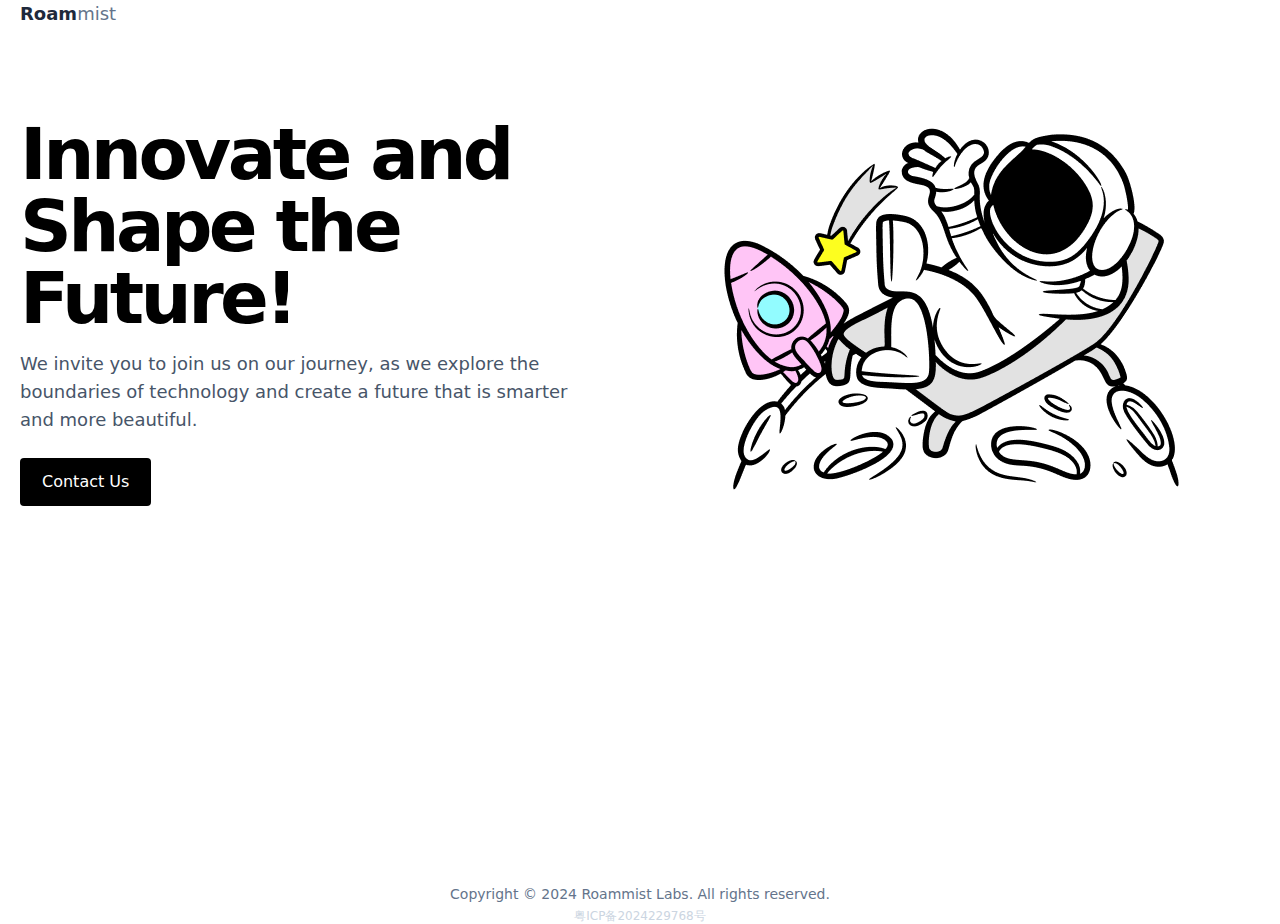
<file: index.html>
<!DOCTYPE html>
<html>
  <head>
    <meta charset="UTF-8">
    <meta name="viewport" content="width=device-width, initial-scale=1.0">
    <link href="./css/layout.css" rel="stylesheet">
  </head>
  <body>
    <div class = "max-w-screen-xl mx-auto px-5">
    <nav id="navbar">
      <div class="flex w-full lg:w-auto items-center justify-between">
        <a href="" class="text-lg"
          ><span class="font-bold text-slate-800">Roam</span><span
            class="text-slate-500">mist</span
          >
        </a>
        <div class="block lg:hidden">
          <MenuIcon class="w-4 h-4 text-gray-800" />
        </div>
      </div>
    </nav>
    <section class="grid lg:grid-cols-2 place-items-center pt-16 pb-8 md:pt-12 md:pb-24">
      <div class="py-6 md:order-1 md:block">
        <img src="./assets/hero.png"
        alt="Astronaut in the air" sizes="(max-width: 800px) 100vw, 620px"/>
      </div>
      <div>
      <h1 class="text-5xl lg:text-6xl xl:text-7xl font-bold lg:tracking-tight xl:tracking-tighter">
        Innovate and Shape the Future!
      </h1>
      <p class="text-lg mt-4 text-slate-600 max-w-xl">
        We invite you to join us on our journey, as we explore the boundaries of
        technology and create a future that is smarter and more beautiful.
      </p>
      <div class="mt-6 flex flex-col sm:flex-row gap-3">
        <a href="mailto:service@zrocky.com" method class="rounded text-center transition focus-visible:ring-2 ring-offset-2 ring-gray-200 px-5 py-2.5 bg-black text-white hover:bg-gray-800  border-2 border-transparent flex gap-1 items-center justify-center">
          <p class="text-white">Contact Us</p>
        </a>
      </div>
      
    </div>
    </section>
    <div
  class="bg-white p-8 md:px-20 md:py-20 mt-20 mx-auto max-w-5xl flex flex-col items-center">
  </div>
  </div>
    <footer>
      <p class="text-center text-sm text-slate-500">
        Copyright © 2024 Roammist Labs. All rights reserved.
      </p>
      <p class="text-center text-xs text-slate-300 mt-1">
        <a
          href="https://beian.miit.gov.cn/"
          target="_blank"
          rel="noopener"
          class="hover:underline">
          粤ICP备2024229768号
        </a>
      </p>
    </footer>
    <script>
      var date = new Date();
      var year = date.getFullYear();
      document.getElementById("currentYear").innerHTML = year;
    </script>
  </body>
</html>
</file>
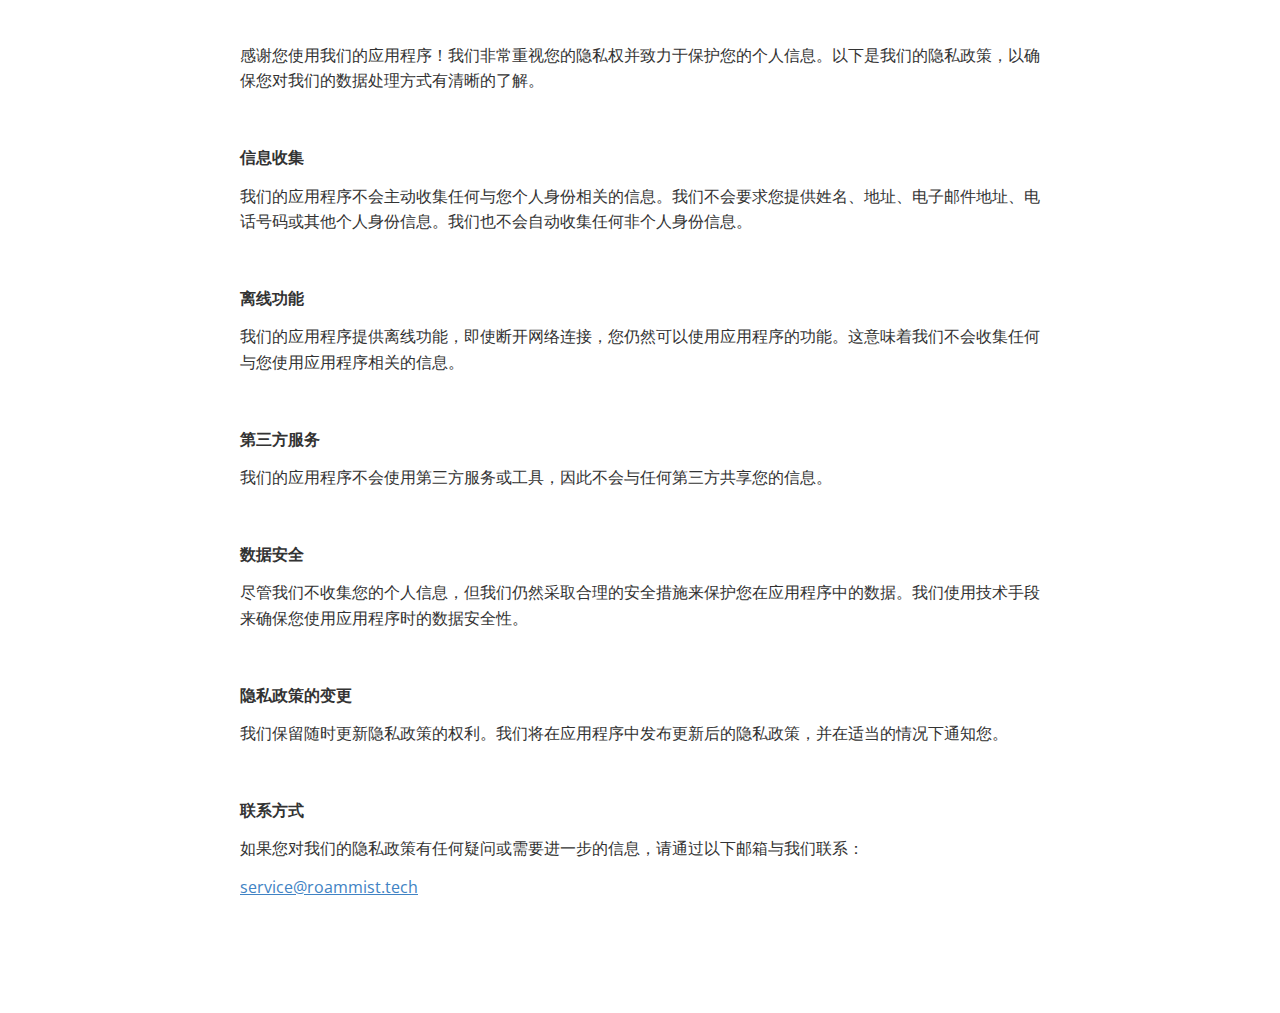
<file: cn/privacy_policy.html>
<!doctype html>
<html>
<head>
<meta charset='UTF-8'><meta name='viewport' content='width=device-width initial-scale=1'>

<link href='https://fonts.loli.net/css?family=Open+Sans:400italic,700italic,700,400&subset=latin,latin-ext' rel='stylesheet' type='text/css' /><style type='text/css'>html {overflow-x: initial !important;}:root { --bg-color: #ffffff; --text-color: #333333; --select-text-bg-color: #B5D6FC; --select-text-font-color: auto; --monospace: "Lucida Console",Consolas,"Courier",monospace; --title-bar-height: 20px; }
.mac-os-11 { --title-bar-height: 28px; }
html { font-size: 14px; background-color: var(--bg-color); color: var(--text-color); font-family: "Helvetica Neue", Helvetica, Arial, sans-serif; -webkit-font-smoothing: antialiased; }
body { margin: 0px; padding: 0px; height: auto; inset: 0px; font-size: 1rem; line-height: 1.428571; overflow-x: hidden; background: inherit; tab-size: 4; }
iframe { margin: auto; }
a.url { word-break: break-all; }
a:active, a:hover { outline: 0px; }
.in-text-selection, ::selection { text-shadow: none; background: var(--select-text-bg-color); color: var(--select-text-font-color); }
#write { margin: 0px auto; height: auto; width: inherit; word-break: normal; overflow-wrap: break-word; position: relative; white-space: normal; overflow-x: visible; padding-top: 36px; }
#write.first-line-indent p { text-indent: 2em; }
#write.first-line-indent li p, #write.first-line-indent p * { text-indent: 0px; }
#write.first-line-indent li { margin-left: 2em; }
.for-image #write { padding-left: 8px; padding-right: 8px; }
body.typora-export { padding-left: 30px; padding-right: 30px; }
.typora-export .footnote-line, .typora-export li, .typora-export p { white-space: pre-wrap; }
.typora-export .task-list-item input { pointer-events: none; }
@media screen and (max-width: 500px) {
  body.typora-export { padding-left: 0px; padding-right: 0px; }
  #write { padding-left: 20px; padding-right: 20px; }
  .CodeMirror-sizer { margin-left: 0px !important; }
  .CodeMirror-gutters { display: none !important; }
}
#write li > figure:last-child { margin-bottom: 0.5rem; }
#write ol, #write ul { position: relative; }
img { max-width: 100%; vertical-align: middle; image-orientation: from-image; }
button, input, select, textarea { color: inherit; font-style: inherit; font-variant-caps: inherit; font-weight: inherit; font-stretch: inherit; font-size: inherit; line-height: inherit; font-family: inherit; font-size-adjust: inherit; font-kerning: inherit; font-variant-alternates: inherit; font-variant-ligatures: inherit; font-variant-numeric: inherit; font-variant-east-asian: inherit; font-variant-position: inherit; font-feature-settings: inherit; font-optical-sizing: inherit; font-variation-settings: inherit; }
input[type="checkbox"], input[type="radio"] { line-height: normal; padding: 0px; }
*, ::after, ::before { box-sizing: border-box; }
#write h1, #write h2, #write h3, #write h4, #write h5, #write h6, #write p, #write pre { width: inherit; }
#write h1, #write h2, #write h3, #write h4, #write h5, #write h6, #write p { position: relative; }
p { line-height: inherit; }
h1, h2, h3, h4, h5, h6 { break-after: avoid-page; break-inside: avoid; orphans: 4; }
p { orphans: 4; }
h1 { font-size: 2rem; }
h2 { font-size: 1.8rem; }
h3 { font-size: 1.6rem; }
h4 { font-size: 1.4rem; }
h5 { font-size: 1.2rem; }
h6 { font-size: 1rem; }
.md-math-block, .md-rawblock, h1, h2, h3, h4, h5, h6, p { margin-top: 1rem; margin-bottom: 1rem; }
.hidden { display: none; }
.md-blockmeta { color: rgb(204, 204, 204); font-weight: 700; font-style: italic; }
a { cursor: pointer; }
sup.md-footnote { padding: 2px 4px; background-color: rgba(238, 238, 238, 0.7); color: rgb(85, 85, 85); border-radius: 4px; cursor: pointer; }
sup.md-footnote a, sup.md-footnote a:hover { color: inherit; text-transform: inherit; text-decoration: inherit; }
#write input[type="checkbox"] { cursor: pointer; width: inherit; height: inherit; }
figure { overflow-x: auto; margin: 1.2em 0px; max-width: calc(100% + 16px); padding: 0px; }
figure > table { margin: 0px; }
tr { break-inside: avoid; break-after: auto; }
thead { display: table-header-group; }
table { border-collapse: collapse; border-spacing: 0px; width: 100%; overflow: auto; break-inside: auto; text-align: left; }
table.md-table td { min-width: 32px; }
.CodeMirror-gutters { border-right-width: 0px; border-right-style: none; border-right-color: currentcolor; background-color: inherit; }
.CodeMirror-linenumber { }
.CodeMirror { text-align: left; }
.CodeMirror-placeholder { opacity: 0.3; }
.CodeMirror pre { padding: 0px 4px; }
.CodeMirror-lines { padding: 0px; }
div.hr:focus { cursor: none; }
#write pre { white-space: pre-wrap; }
#write.fences-no-line-wrapping pre { white-space: pre; }
#write pre.ty-contain-cm { white-space: normal; }
.CodeMirror-gutters { margin-right: 4px; }
.md-fences { font-size: 0.9rem; display: block; break-inside: avoid; text-align: left; overflow: visible; white-space: pre; background: inherit; position: relative !important; }
.md-fences-adv-panel { width: 100%; margin-top: 10px; text-align: center; padding-top: 0px; padding-bottom: 8px; overflow-x: auto; }
#write .md-fences.mock-cm { white-space: pre-wrap; }
.md-fences.md-fences-with-lineno { padding-left: 0px; }
#write.fences-no-line-wrapping .md-fences.mock-cm { white-space: pre; overflow-x: auto; }
.md-fences.mock-cm.md-fences-with-lineno { padding-left: 8px; }
.CodeMirror-line, twitterwidget { break-inside: avoid; }
.footnotes { opacity: 0.8; font-size: 0.9rem; margin-top: 1em; margin-bottom: 1em; }
.footnotes + .footnotes { margin-top: 0px; }
.md-reset { margin: 0px; padding: 0px; border: 0px; outline: 0px; vertical-align: top; background: 0px 0px; text-decoration: none; text-shadow: none; float: none; position: static; width: auto; height: auto; white-space: nowrap; cursor: inherit; line-height: normal; font-weight: 400; text-align: left; box-sizing: content-box; direction: ltr; }
li div { padding-top: 0px; }
blockquote { margin: 1rem 0px; }
li .mathjax-block, li p { margin: 0.5rem 0px; }
li blockquote { margin: 1rem 0px; }
li { margin: 0px; position: relative; }
blockquote > :last-child { margin-bottom: 0px; }
blockquote > :first-child, li > :first-child { margin-top: 0px; }
.footnotes-area { color: rgb(136, 136, 136); margin-top: 0.714rem; padding-bottom: 0.143rem; white-space: normal; }
#write .footnote-line { white-space: pre-wrap; }
@media print {
  body, html { border: 1px solid transparent; height: 99%; break-after: avoid; break-before: avoid; font-variant-ligatures: no-common-ligatures; }
  #write { margin-top: 0px; padding-top: 0px; border-color: transparent !important; }
  .typora-export * { print-color-adjust: exact; }
  .typora-export #write { break-after: avoid; }
  .typora-export #write::after { height: 0px; }
  .is-mac table { break-inside: avoid; }
  .typora-export-show-outline .typora-export-sidebar { display: none; }
}
.footnote-line { margin-top: 0.714em; font-size: 0.7em; }
a img, img a { cursor: pointer; }
pre.md-meta-block { font-size: 0.8rem; min-height: 0.8rem; white-space: pre-wrap; background: rgb(204, 204, 204); display: block; overflow-x: hidden; }
p > .md-image:only-child:not(.md-img-error) img, p > img:only-child { display: block; margin: auto; }
#write.first-line-indent p > .md-image:only-child:not(.md-img-error) img { left: -2em; position: relative; }
p > .md-image:only-child { display: inline-block; width: 100%; }
#write .MathJax_Display { margin: 0.8em 0px 0px; }
.md-math-block { width: 100%; }
.md-math-block:not(:empty)::after { display: none; }
.MathJax_ref { fill: currentcolor; }
[contenteditable="true"]:active, [contenteditable="true"]:focus, [contenteditable="false"]:active, [contenteditable="false"]:focus { outline: 0px; box-shadow: none; }
.md-task-list-item { position: relative; list-style-type: none; }
.task-list-item.md-task-list-item { padding-left: 0px; }
.md-task-list-item > input { position: absolute; top: 0px; left: 0px; margin-left: -1.2em; margin-top: calc(1em - 10px); border: medium; }
.math { font-size: 1rem; }
.md-toc { min-height: 3.58rem; position: relative; font-size: 0.9rem; border-radius: 10px; }
.md-toc-content { position: relative; margin-left: 0px; }
.md-toc-content::after, .md-toc::after { display: none; }
.md-toc-item { display: block; color: rgb(65, 131, 196); }
.md-toc-item a { text-decoration: none; }
.md-toc-inner:hover { text-decoration: underline; }
.md-toc-inner { display: inline-block; cursor: pointer; }
.md-toc-h1 .md-toc-inner { margin-left: 0px; font-weight: 700; }
.md-toc-h2 .md-toc-inner { margin-left: 2em; }
.md-toc-h3 .md-toc-inner { margin-left: 4em; }
.md-toc-h4 .md-toc-inner { margin-left: 6em; }
.md-toc-h5 .md-toc-inner { margin-left: 8em; }
.md-toc-h6 .md-toc-inner { margin-left: 10em; }
@media screen and (max-width: 48em) {
  .md-toc-h3 .md-toc-inner { margin-left: 3.5em; }
  .md-toc-h4 .md-toc-inner { margin-left: 5em; }
  .md-toc-h5 .md-toc-inner { margin-left: 6.5em; }
  .md-toc-h6 .md-toc-inner { margin-left: 8em; }
}
a.md-toc-inner { font-size: inherit; font-style: inherit; font-weight: inherit; line-height: inherit; }
.footnote-line a:not(.reversefootnote) { color: inherit; }
.md-attr { display: none; }
.md-fn-count::after { content: "."; }
code, pre, samp, tt { font-family: var(--monospace); }
kbd { margin: 0px 0.1em; padding: 0.1em 0.6em; font-size: 0.8em; color: rgb(36, 39, 41); background: rgb(255, 255, 255); border: 1px solid rgb(173, 179, 185); border-radius: 3px; box-shadow: rgba(12, 13, 14, 0.2) 0px 1px 0px, rgb(255, 255, 255) 0px 0px 0px 2px inset; white-space: nowrap; vertical-align: middle; }
.md-comment { color: rgb(162, 127, 3); opacity: 0.6; font-family: var(--monospace); }
code { text-align: left; vertical-align: initial; }
a.md-print-anchor { white-space: pre !important; border-width: medium !important; border-style: none !important; border-color: currentcolor !important; display: inline-block !important; position: absolute !important; width: 1px !important; right: 0px !important; outline: 0px !important; background: 0px 0px !important; text-decoration: initial !important; text-shadow: initial !important; }
.os-windows.monocolor-emoji .md-emoji { font-family: "Segoe UI Symbol", sans-serif; }
.md-diagram-panel > svg { max-width: 100%; }
[lang="flow"] svg, [lang="mermaid"] svg { max-width: 100%; height: auto; }
[lang="mermaid"] .node text { font-size: 1rem; }
table tr th { border-bottom-width: 0px; border-bottom-style: none; border-bottom-color: currentcolor; }
video { max-width: 100%; display: block; margin: 0px auto; }
iframe { max-width: 100%; width: 100%; border: medium; }
.highlight td, .highlight tr { border: 0px; }
mark { background: rgb(255, 255, 0); color: rgb(0, 0, 0); }
.md-html-inline .md-plain, .md-html-inline strong, mark .md-inline-math, mark strong { color: inherit; }
.md-expand mark .md-meta { opacity: 0.3 !important; }
mark .md-meta { color: rgb(0, 0, 0); }
@media print {
  .typora-export h1, .typora-export h2, .typora-export h3, .typora-export h4, .typora-export h5, .typora-export h6 { break-inside: avoid; }
}
.md-diagram-panel .messageText { stroke: none !important; }
.md-diagram-panel .start-state { fill: var(--node-fill); }
.md-diagram-panel .edgeLabel rect { opacity: 1 !important; }
.md-fences.md-fences-math { font-size: 1em; }
.md-fences-advanced:not(.md-focus) { padding: 0px; white-space: nowrap; border: 0px; }
.md-fences-advanced:not(.md-focus) { background: inherit; }
.typora-export-show-outline .typora-export-content { max-width: 1440px; margin: auto; display: flex; flex-direction: row; }
.typora-export-sidebar { width: 300px; font-size: 0.8rem; margin-top: 80px; margin-right: 18px; }
.typora-export-show-outline #write { --webkit-flex: 2; flex: 2 1 0%; }
.typora-export-sidebar .outline-content { position: fixed; top: 0px; max-height: 100%; overflow: hidden auto; padding-bottom: 30px; padding-top: 60px; width: 300px; }
@media screen and (max-width: 1024px) {
  .typora-export-sidebar, .typora-export-sidebar .outline-content { width: 240px; }
}
@media screen and (max-width: 800px) {
  .typora-export-sidebar { display: none; }
}
.outline-content li, .outline-content ul { margin-left: 0px; margin-right: 0px; padding-left: 0px; padding-right: 0px; list-style: none; }
.outline-content ul { margin-top: 0px; margin-bottom: 0px; }
.outline-content strong { font-weight: 400; }
.outline-expander { width: 1rem; height: 1.428571rem; position: relative; display: table-cell; vertical-align: middle; cursor: pointer; padding-left: 4px; }
.outline-expander::before { content: ""; position: relative; font-family: Ionicons; display: inline-block; font-size: 8px; vertical-align: middle; }
.outline-item { padding-top: 3px; padding-bottom: 3px; cursor: pointer; }
.outline-expander:hover::before { content: ""; }
.outline-h1 > .outline-item { padding-left: 0px; }
.outline-h2 > .outline-item { padding-left: 1em; }
.outline-h3 > .outline-item { padding-left: 2em; }
.outline-h4 > .outline-item { padding-left: 3em; }
.outline-h5 > .outline-item { padding-left: 4em; }
.outline-h6 > .outline-item { padding-left: 5em; }
.outline-label { cursor: pointer; display: table-cell; vertical-align: middle; text-decoration: none; color: inherit; }
.outline-label:hover { text-decoration: underline; }
.outline-item:hover { border-color: rgb(245, 245, 245); background-color: var(--item-hover-bg-color); }
.outline-item:hover { margin-left: -28px; margin-right: -28px; border-left-width: 28px; border-left-style: solid; border-left-color: transparent; border-right-width: 28px; border-right-style: solid; border-right-color: transparent; }
.outline-item-single .outline-expander::before, .outline-item-single .outline-expander:hover::before { display: none; }
.outline-item-open > .outline-item > .outline-expander::before { content: ""; }
.outline-children { display: none; }
.info-panel-tab-wrapper { display: none; }
.outline-item-open > .outline-children { display: block; }
.typora-export .outline-item { padding-top: 1px; padding-bottom: 1px; }
.typora-export .outline-item:hover { margin-right: -8px; border-right-width: 8px; border-right-style: solid; border-right-color: transparent; }
.typora-export .outline-expander::before { content: "+"; font-family: inherit; top: -1px; }
.typora-export .outline-expander:hover::before, .typora-export .outline-item-open > .outline-item > .outline-expander::before { content: "−"; }
.typora-export-collapse-outline .outline-children { display: none; }
.typora-export-collapse-outline .outline-item-open > .outline-children, .typora-export-no-collapse-outline .outline-children { display: block; }
.typora-export-no-collapse-outline .outline-expander::before { content: "" !important; }
.typora-export-show-outline .outline-item-active > .outline-item .outline-label { font-weight: 700; }
.md-inline-math-container mjx-container { zoom: 0.95; }


:root {
    --side-bar-bg-color: #fafafa;
    --control-text-color: #777;
}

@include-when-export url(https://fonts.loli.net/css?family=Open+Sans:400italic,700italic,700,400&subset=latin,latin-ext);

/* open-sans-regular - latin-ext_latin */
  /* open-sans-italic - latin-ext_latin */
    /* open-sans-700 - latin-ext_latin */
    /* open-sans-700italic - latin-ext_latin */
  html {
    font-size: 16px;
    -webkit-font-smoothing: antialiased;
}

body {
    font-family: "Open Sans","Clear Sans", "Helvetica Neue", Helvetica, Arial, 'Segoe UI Emoji', sans-serif;
    color: rgb(51, 51, 51);
    line-height: 1.6;
}

#write {
    max-width: 860px;
  	margin: 0 auto;
  	padding: 30px;
    padding-bottom: 100px;
}

@media only screen and (min-width: 1400px) {
	#write {
		max-width: 1024px;
	}
}

@media only screen and (min-width: 1800px) {
	#write {
		max-width: 1200px;
	}
}

#write > ul:first-child,
#write > ol:first-child{
    margin-top: 30px;
}

a {
    color: #4183C4;
}
h1,
h2,
h3,
h4,
h5,
h6 {
    position: relative;
    margin-top: 1rem;
    margin-bottom: 1rem;
    font-weight: bold;
    line-height: 1.4;
    cursor: text;
}
h1:hover a.anchor,
h2:hover a.anchor,
h3:hover a.anchor,
h4:hover a.anchor,
h5:hover a.anchor,
h6:hover a.anchor {
    text-decoration: none;
}
h1 tt,
h1 code {
    font-size: inherit;
}
h2 tt,
h2 code {
    font-size: inherit;
}
h3 tt,
h3 code {
    font-size: inherit;
}
h4 tt,
h4 code {
    font-size: inherit;
}
h5 tt,
h5 code {
    font-size: inherit;
}
h6 tt,
h6 code {
    font-size: inherit;
}
h1 {
    font-size: 2.25em;
    line-height: 1.2;
    border-bottom: 1px solid #eee;
}
h2 {
    font-size: 1.75em;
    line-height: 1.225;
    border-bottom: 1px solid #eee;
}

/*@media print {
    .typora-export h1,
    .typora-export h2 {
        border-bottom: none;
        padding-bottom: initial;
    }

    .typora-export h1::after,
    .typora-export h2::after {
        content: "";
        display: block;
        height: 100px;
        margin-top: -96px;
        border-top: 1px solid #eee;
    }
}*/

h3 {
    font-size: 1.5em;
    line-height: 1.43;
}
h4 {
    font-size: 1.25em;
}
h5 {
    font-size: 1em;
}
h6 {
   font-size: 1em;
    color: #777;
}
p,
blockquote,
ul,
ol,
dl,
table{
    margin: 0.8em 0;
}
li>ol,
li>ul {
    margin: 0 0;
}
hr {
    height: 2px;
    padding: 0;
    margin: 16px 0;
    background-color: #e7e7e7;
    border: 0 none;
    overflow: hidden;
    box-sizing: content-box;
}

li p.first {
    display: inline-block;
}
ul,
ol {
    padding-left: 30px;
}
ul:first-child,
ol:first-child {
    margin-top: 0;
}
ul:last-child,
ol:last-child {
    margin-bottom: 0;
}
blockquote {
    border-left: 4px solid #dfe2e5;
    padding: 0 15px;
    color: #777777;
}
blockquote blockquote {
    padding-right: 0;
}
table {
    padding: 0;
    word-break: initial;
}
table tr {
    border: 1px solid #dfe2e5;
    margin: 0;
    padding: 0;
}
table tr:nth-child(2n),
thead {
    background-color: #f8f8f8;
}
table th {
    font-weight: bold;
    border: 1px solid #dfe2e5;
    border-bottom: 0;
    margin: 0;
    padding: 6px 13px;
}
table td {
    border: 1px solid #dfe2e5;
    margin: 0;
    padding: 6px 13px;
}
table th:first-child,
table td:first-child {
    margin-top: 0;
}
table th:last-child,
table td:last-child {
    margin-bottom: 0;
}

.CodeMirror-lines {
    padding-left: 4px;
}

.code-tooltip {
    box-shadow: 0 1px 1px 0 rgba(0,28,36,.3);
    border-top: 1px solid #eef2f2;
}

.md-fences,
code,
tt {
    border: 1px solid #e7eaed;
    background-color: #f8f8f8;
    border-radius: 3px;
    padding: 0;
    padding: 2px 4px 0px 4px;
    font-size: 0.9em;
}

code {
    background-color: #f3f4f4;
    padding: 0 2px 0 2px;
}

.md-fences {
    margin-bottom: 15px;
    margin-top: 15px;
    padding-top: 8px;
    padding-bottom: 6px;
}


.md-task-list-item > input {
  margin-left: -1.3em;
}

@media print {
    html {
        font-size: 13px;
    }
    table,
    pre {
        page-break-inside: avoid;
    }
    pre {
        word-wrap: break-word;
    }
}

.md-fences {
	background-color: #f8f8f8;
}
#write pre.md-meta-block {
	padding: 1rem;
    font-size: 85%;
    line-height: 1.45;
    background-color: #f7f7f7;
    border: 0;
    border-radius: 3px;
    color: #777777;
    margin-top: 0 !important;
}

.mathjax-block>.code-tooltip {
	bottom: .375rem;
}

.md-mathjax-midline {
    background: #fafafa;
}

#write>h3.md-focus:before{
	left: -1.5625rem;
	top: .375rem;
}
#write>h4.md-focus:before{
	left: -1.5625rem;
	top: .285714286rem;
}
#write>h5.md-focus:before{
	left: -1.5625rem;
	top: .285714286rem;
}
#write>h6.md-focus:before{
	left: -1.5625rem;
	top: .285714286rem;
}
.md-image>.md-meta {
    /*border: 1px solid #ddd;*/
    border-radius: 3px;
    padding: 2px 0px 0px 4px;
    font-size: 0.9em;
    color: inherit;
}

.md-tag {
    color: #a7a7a7;
    opacity: 1;
}

.md-toc { 
    margin-top:20px;
    padding-bottom:20px;
}

.sidebar-tabs {
    border-bottom: none;
}

#typora-quick-open {
    border: 1px solid #ddd;
    background-color: #f8f8f8;
}

#typora-quick-open-item {
    background-color: #FAFAFA;
    border-color: #FEFEFE #e5e5e5 #e5e5e5 #eee;
    border-style: solid;
    border-width: 1px;
}

/** focus mode */
.on-focus-mode blockquote {
    border-left-color: rgba(85, 85, 85, 0.12);
}

header, .context-menu, .megamenu-content, footer{
    font-family: "Segoe UI", "Arial", sans-serif;
}

.file-node-content:hover .file-node-icon,
.file-node-content:hover .file-node-open-state{
    visibility: visible;
}

.mac-seamless-mode #typora-sidebar {
    background-color: #fafafa;
    background-color: var(--side-bar-bg-color);
}

.md-lang {
    color: #b4654d;
}

/*.html-for-mac {
    --item-hover-bg-color: #E6F0FE;
}*/

#md-notification .btn {
    border: 0;
}

.dropdown-menu .divider {
    border-color: #e5e5e5;
    opacity: 0.4;
}

.ty-preferences .window-content {
    background-color: #fafafa;
}

.ty-preferences .nav-group-item.active {
    color: white;
    background: #999;
}

.menu-item-container a.menu-style-btn {
    background-color: #f5f8fa;
    background-image: linear-gradient( 180deg , hsla(0, 0%, 100%, 0.8), hsla(0, 0%, 100%, 0)); 
}


 @media print { @page {margin: 0 0 0 0;} body.typora-export {padding-left: 0; padding-right: 0;} #write {padding:0;}} .typora-export li, .typora-export p, .typora-export,  .footnote-line {white-space: normal;} 
</style><title>privacy_policy_cn</title>
</head>
<body class='typora-export'><div class='typora-export-content'>
<div id='write'  class=''><p><span>感谢您使用我们的应用程序！我们非常重视您的隐私权并致力于保护您的个人信息。以下是我们的隐私政策，以确保您对我们的数据处理方式有清晰的了解。</span></p><p>&nbsp;</p><p><strong><span>信息收集</span></strong></p><p><span>我们的应用程序不会主动收集任何与您个人身份相关的信息。我们不会要求您提供姓名、地址、电子邮件地址、电话号码或其他个人身份信息。我们也不会自动收集任何非个人身份信息。</span></p><p>&nbsp;</p><p><strong><span>离线功能</span></strong></p><p><span>我们的应用程序提供离线功能，即使断开网络连接，您仍然可以使用应用程序的功能。这意味着我们不会收集任何与您使用应用程序相关的信息。</span></p><p>&nbsp;</p><p><strong><span>第三方服务</span></strong></p><p><span>我们的应用程序不会使用第三方服务或工具，因此不会与任何第三方共享您的信息。</span></p><p>&nbsp;</p><p><strong><span>数据安全</span></strong></p><p><span>尽管我们不收集您的个人信息，但我们仍然采取合理的安全措施来保护您在应用程序中的数据。我们使用技术手段来确保您使用应用程序时的数据安全性。</span></p><p>&nbsp;</p><p><strong><span>隐私政策的变更</span></strong></p><p><span>我们保留随时更新隐私政策的权利。我们将在应用程序中发布更新后的隐私政策，并在适当的情况下通知您。</span></p><p>&nbsp;</p><p><strong><span>联系方式</span></strong></p><p><span>如果您对我们的隐私政策有任何疑问或需要进一步的信息，请通过以下邮箱与我们联系：</span></p><p><a href='mailto:service@roammist.tech'><span>service@roammist.tech</span></a></p></div></div>
</body>
</html>
</file>
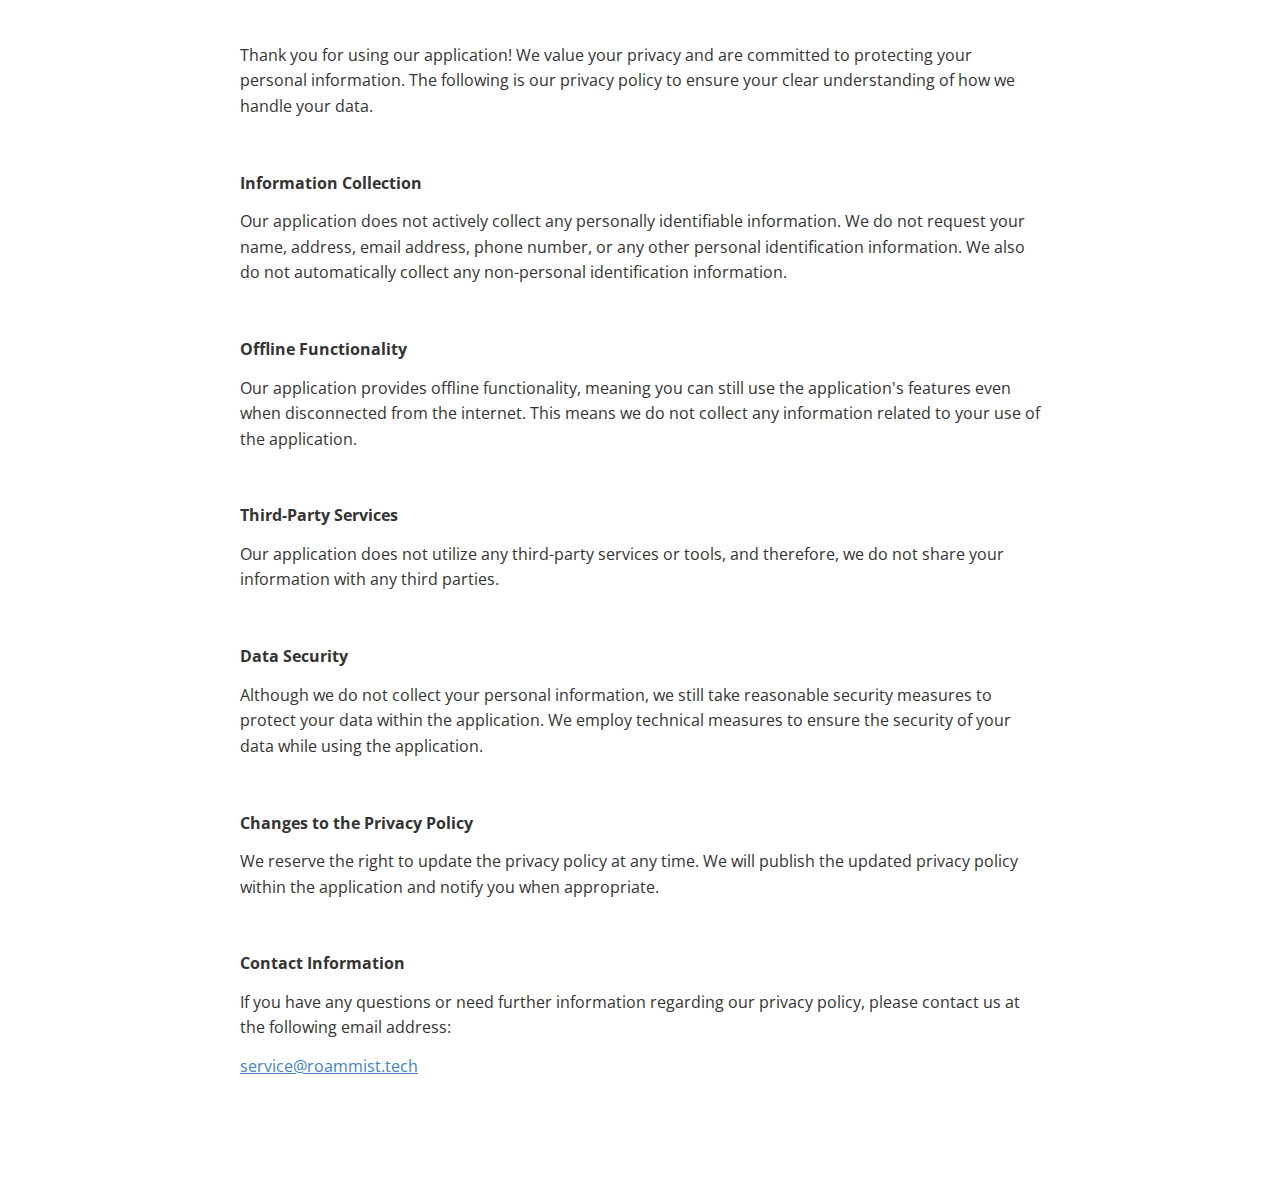
<file: en/privacy_policy.html>
<!doctype html>
<html>
<head>
<meta charset='UTF-8'><meta name='viewport' content='width=device-width initial-scale=1'>

<link href='https://fonts.loli.net/css?family=Open+Sans:400italic,700italic,700,400&subset=latin,latin-ext' rel='stylesheet' type='text/css' /><style type='text/css'>html {overflow-x: initial !important;}:root { --bg-color: #ffffff; --text-color: #333333; --select-text-bg-color: #B5D6FC; --select-text-font-color: auto; --monospace: "Lucida Console",Consolas,"Courier",monospace; --title-bar-height: 20px; }
.mac-os-11 { --title-bar-height: 28px; }
html { font-size: 14px; background-color: var(--bg-color); color: var(--text-color); font-family: "Helvetica Neue", Helvetica, Arial, sans-serif; -webkit-font-smoothing: antialiased; }
body { margin: 0px; padding: 0px; height: auto; inset: 0px; font-size: 1rem; line-height: 1.428571; overflow-x: hidden; background: inherit; tab-size: 4; }
iframe { margin: auto; }
a.url { word-break: break-all; }
a:active, a:hover { outline: 0px; }
.in-text-selection, ::selection { text-shadow: none; background: var(--select-text-bg-color); color: var(--select-text-font-color); }
#write { margin: 0px auto; height: auto; width: inherit; word-break: normal; overflow-wrap: break-word; position: relative; white-space: normal; overflow-x: visible; padding-top: 36px; }
#write.first-line-indent p { text-indent: 2em; }
#write.first-line-indent li p, #write.first-line-indent p * { text-indent: 0px; }
#write.first-line-indent li { margin-left: 2em; }
.for-image #write { padding-left: 8px; padding-right: 8px; }
body.typora-export { padding-left: 30px; padding-right: 30px; }
.typora-export .footnote-line, .typora-export li, .typora-export p { white-space: pre-wrap; }
.typora-export .task-list-item input { pointer-events: none; }
@media screen and (max-width: 500px) {
  body.typora-export { padding-left: 0px; padding-right: 0px; }
  #write { padding-left: 20px; padding-right: 20px; }
  .CodeMirror-sizer { margin-left: 0px !important; }
  .CodeMirror-gutters { display: none !important; }
}
#write li > figure:last-child { margin-bottom: 0.5rem; }
#write ol, #write ul { position: relative; }
img { max-width: 100%; vertical-align: middle; image-orientation: from-image; }
button, input, select, textarea { color: inherit; font-style: inherit; font-variant-caps: inherit; font-weight: inherit; font-stretch: inherit; font-size: inherit; line-height: inherit; font-family: inherit; font-size-adjust: inherit; font-kerning: inherit; font-variant-alternates: inherit; font-variant-ligatures: inherit; font-variant-numeric: inherit; font-variant-east-asian: inherit; font-variant-position: inherit; font-feature-settings: inherit; font-optical-sizing: inherit; font-variation-settings: inherit; }
input[type="checkbox"], input[type="radio"] { line-height: normal; padding: 0px; }
*, ::after, ::before { box-sizing: border-box; }
#write h1, #write h2, #write h3, #write h4, #write h5, #write h6, #write p, #write pre { width: inherit; }
#write h1, #write h2, #write h3, #write h4, #write h5, #write h6, #write p { position: relative; }
p { line-height: inherit; }
h1, h2, h3, h4, h5, h6 { break-after: avoid-page; break-inside: avoid; orphans: 4; }
p { orphans: 4; }
h1 { font-size: 2rem; }
h2 { font-size: 1.8rem; }
h3 { font-size: 1.6rem; }
h4 { font-size: 1.4rem; }
h5 { font-size: 1.2rem; }
h6 { font-size: 1rem; }
.md-math-block, .md-rawblock, h1, h2, h3, h4, h5, h6, p { margin-top: 1rem; margin-bottom: 1rem; }
.hidden { display: none; }
.md-blockmeta { color: rgb(204, 204, 204); font-weight: 700; font-style: italic; }
a { cursor: pointer; }
sup.md-footnote { padding: 2px 4px; background-color: rgba(238, 238, 238, 0.7); color: rgb(85, 85, 85); border-radius: 4px; cursor: pointer; }
sup.md-footnote a, sup.md-footnote a:hover { color: inherit; text-transform: inherit; text-decoration: inherit; }
#write input[type="checkbox"] { cursor: pointer; width: inherit; height: inherit; }
figure { overflow-x: auto; margin: 1.2em 0px; max-width: calc(100% + 16px); padding: 0px; }
figure > table { margin: 0px; }
tr { break-inside: avoid; break-after: auto; }
thead { display: table-header-group; }
table { border-collapse: collapse; border-spacing: 0px; width: 100%; overflow: auto; break-inside: auto; text-align: left; }
table.md-table td { min-width: 32px; }
.CodeMirror-gutters { border-right-width: 0px; border-right-style: none; border-right-color: currentcolor; background-color: inherit; }
.CodeMirror-linenumber { }
.CodeMirror { text-align: left; }
.CodeMirror-placeholder { opacity: 0.3; }
.CodeMirror pre { padding: 0px 4px; }
.CodeMirror-lines { padding: 0px; }
div.hr:focus { cursor: none; }
#write pre { white-space: pre-wrap; }
#write.fences-no-line-wrapping pre { white-space: pre; }
#write pre.ty-contain-cm { white-space: normal; }
.CodeMirror-gutters { margin-right: 4px; }
.md-fences { font-size: 0.9rem; display: block; break-inside: avoid; text-align: left; overflow: visible; white-space: pre; background: inherit; position: relative !important; }
.md-fences-adv-panel { width: 100%; margin-top: 10px; text-align: center; padding-top: 0px; padding-bottom: 8px; overflow-x: auto; }
#write .md-fences.mock-cm { white-space: pre-wrap; }
.md-fences.md-fences-with-lineno { padding-left: 0px; }
#write.fences-no-line-wrapping .md-fences.mock-cm { white-space: pre; overflow-x: auto; }
.md-fences.mock-cm.md-fences-with-lineno { padding-left: 8px; }
.CodeMirror-line, twitterwidget { break-inside: avoid; }
.footnotes { opacity: 0.8; font-size: 0.9rem; margin-top: 1em; margin-bottom: 1em; }
.footnotes + .footnotes { margin-top: 0px; }
.md-reset { margin: 0px; padding: 0px; border: 0px; outline: 0px; vertical-align: top; background: 0px 0px; text-decoration: none; text-shadow: none; float: none; position: static; width: auto; height: auto; white-space: nowrap; cursor: inherit; line-height: normal; font-weight: 400; text-align: left; box-sizing: content-box; direction: ltr; }
li div { padding-top: 0px; }
blockquote { margin: 1rem 0px; }
li .mathjax-block, li p { margin: 0.5rem 0px; }
li blockquote { margin: 1rem 0px; }
li { margin: 0px; position: relative; }
blockquote > :last-child { margin-bottom: 0px; }
blockquote > :first-child, li > :first-child { margin-top: 0px; }
.footnotes-area { color: rgb(136, 136, 136); margin-top: 0.714rem; padding-bottom: 0.143rem; white-space: normal; }
#write .footnote-line { white-space: pre-wrap; }
@media print {
  body, html { border: 1px solid transparent; height: 99%; break-after: avoid; break-before: avoid; font-variant-ligatures: no-common-ligatures; }
  #write { margin-top: 0px; padding-top: 0px; border-color: transparent !important; }
  .typora-export * { print-color-adjust: exact; }
  .typora-export #write { break-after: avoid; }
  .typora-export #write::after { height: 0px; }
  .is-mac table { break-inside: avoid; }
  .typora-export-show-outline .typora-export-sidebar { display: none; }
}
.footnote-line { margin-top: 0.714em; font-size: 0.7em; }
a img, img a { cursor: pointer; }
pre.md-meta-block { font-size: 0.8rem; min-height: 0.8rem; white-space: pre-wrap; background: rgb(204, 204, 204); display: block; overflow-x: hidden; }
p > .md-image:only-child:not(.md-img-error) img, p > img:only-child { display: block; margin: auto; }
#write.first-line-indent p > .md-image:only-child:not(.md-img-error) img { left: -2em; position: relative; }
p > .md-image:only-child { display: inline-block; width: 100%; }
#write .MathJax_Display { margin: 0.8em 0px 0px; }
.md-math-block { width: 100%; }
.md-math-block:not(:empty)::after { display: none; }
.MathJax_ref { fill: currentcolor; }
[contenteditable="true"]:active, [contenteditable="true"]:focus, [contenteditable="false"]:active, [contenteditable="false"]:focus { outline: 0px; box-shadow: none; }
.md-task-list-item { position: relative; list-style-type: none; }
.task-list-item.md-task-list-item { padding-left: 0px; }
.md-task-list-item > input { position: absolute; top: 0px; left: 0px; margin-left: -1.2em; margin-top: calc(1em - 10px); border: medium; }
.math { font-size: 1rem; }
.md-toc { min-height: 3.58rem; position: relative; font-size: 0.9rem; border-radius: 10px; }
.md-toc-content { position: relative; margin-left: 0px; }
.md-toc-content::after, .md-toc::after { display: none; }
.md-toc-item { display: block; color: rgb(65, 131, 196); }
.md-toc-item a { text-decoration: none; }
.md-toc-inner:hover { text-decoration: underline; }
.md-toc-inner { display: inline-block; cursor: pointer; }
.md-toc-h1 .md-toc-inner { margin-left: 0px; font-weight: 700; }
.md-toc-h2 .md-toc-inner { margin-left: 2em; }
.md-toc-h3 .md-toc-inner { margin-left: 4em; }
.md-toc-h4 .md-toc-inner { margin-left: 6em; }
.md-toc-h5 .md-toc-inner { margin-left: 8em; }
.md-toc-h6 .md-toc-inner { margin-left: 10em; }
@media screen and (max-width: 48em) {
  .md-toc-h3 .md-toc-inner { margin-left: 3.5em; }
  .md-toc-h4 .md-toc-inner { margin-left: 5em; }
  .md-toc-h5 .md-toc-inner { margin-left: 6.5em; }
  .md-toc-h6 .md-toc-inner { margin-left: 8em; }
}
a.md-toc-inner { font-size: inherit; font-style: inherit; font-weight: inherit; line-height: inherit; }
.footnote-line a:not(.reversefootnote) { color: inherit; }
.md-attr { display: none; }
.md-fn-count::after { content: "."; }
code, pre, samp, tt { font-family: var(--monospace); }
kbd { margin: 0px 0.1em; padding: 0.1em 0.6em; font-size: 0.8em; color: rgb(36, 39, 41); background: rgb(255, 255, 255); border: 1px solid rgb(173, 179, 185); border-radius: 3px; box-shadow: rgba(12, 13, 14, 0.2) 0px 1px 0px, rgb(255, 255, 255) 0px 0px 0px 2px inset; white-space: nowrap; vertical-align: middle; }
.md-comment { color: rgb(162, 127, 3); opacity: 0.6; font-family: var(--monospace); }
code { text-align: left; vertical-align: initial; }
a.md-print-anchor { white-space: pre !important; border-width: medium !important; border-style: none !important; border-color: currentcolor !important; display: inline-block !important; position: absolute !important; width: 1px !important; right: 0px !important; outline: 0px !important; background: 0px 0px !important; text-decoration: initial !important; text-shadow: initial !important; }
.os-windows.monocolor-emoji .md-emoji { font-family: "Segoe UI Symbol", sans-serif; }
.md-diagram-panel > svg { max-width: 100%; }
[lang="flow"] svg, [lang="mermaid"] svg { max-width: 100%; height: auto; }
[lang="mermaid"] .node text { font-size: 1rem; }
table tr th { border-bottom-width: 0px; border-bottom-style: none; border-bottom-color: currentcolor; }
video { max-width: 100%; display: block; margin: 0px auto; }
iframe { max-width: 100%; width: 100%; border: medium; }
.highlight td, .highlight tr { border: 0px; }
mark { background: rgb(255, 255, 0); color: rgb(0, 0, 0); }
.md-html-inline .md-plain, .md-html-inline strong, mark .md-inline-math, mark strong { color: inherit; }
.md-expand mark .md-meta { opacity: 0.3 !important; }
mark .md-meta { color: rgb(0, 0, 0); }
@media print {
  .typora-export h1, .typora-export h2, .typora-export h3, .typora-export h4, .typora-export h5, .typora-export h6 { break-inside: avoid; }
}
.md-diagram-panel .messageText { stroke: none !important; }
.md-diagram-panel .start-state { fill: var(--node-fill); }
.md-diagram-panel .edgeLabel rect { opacity: 1 !important; }
.md-fences.md-fences-math { font-size: 1em; }
.md-fences-advanced:not(.md-focus) { padding: 0px; white-space: nowrap; border: 0px; }
.md-fences-advanced:not(.md-focus) { background: inherit; }
.typora-export-show-outline .typora-export-content { max-width: 1440px; margin: auto; display: flex; flex-direction: row; }
.typora-export-sidebar { width: 300px; font-size: 0.8rem; margin-top: 80px; margin-right: 18px; }
.typora-export-show-outline #write { --webkit-flex: 2; flex: 2 1 0%; }
.typora-export-sidebar .outline-content { position: fixed; top: 0px; max-height: 100%; overflow: hidden auto; padding-bottom: 30px; padding-top: 60px; width: 300px; }
@media screen and (max-width: 1024px) {
  .typora-export-sidebar, .typora-export-sidebar .outline-content { width: 240px; }
}
@media screen and (max-width: 800px) {
  .typora-export-sidebar { display: none; }
}
.outline-content li, .outline-content ul { margin-left: 0px; margin-right: 0px; padding-left: 0px; padding-right: 0px; list-style: none; }
.outline-content ul { margin-top: 0px; margin-bottom: 0px; }
.outline-content strong { font-weight: 400; }
.outline-expander { width: 1rem; height: 1.428571rem; position: relative; display: table-cell; vertical-align: middle; cursor: pointer; padding-left: 4px; }
.outline-expander::before { content: ""; position: relative; font-family: Ionicons; display: inline-block; font-size: 8px; vertical-align: middle; }
.outline-item { padding-top: 3px; padding-bottom: 3px; cursor: pointer; }
.outline-expander:hover::before { content: ""; }
.outline-h1 > .outline-item { padding-left: 0px; }
.outline-h2 > .outline-item { padding-left: 1em; }
.outline-h3 > .outline-item { padding-left: 2em; }
.outline-h4 > .outline-item { padding-left: 3em; }
.outline-h5 > .outline-item { padding-left: 4em; }
.outline-h6 > .outline-item { padding-left: 5em; }
.outline-label { cursor: pointer; display: table-cell; vertical-align: middle; text-decoration: none; color: inherit; }
.outline-label:hover { text-decoration: underline; }
.outline-item:hover { border-color: rgb(245, 245, 245); background-color: var(--item-hover-bg-color); }
.outline-item:hover { margin-left: -28px; margin-right: -28px; border-left-width: 28px; border-left-style: solid; border-left-color: transparent; border-right-width: 28px; border-right-style: solid; border-right-color: transparent; }
.outline-item-single .outline-expander::before, .outline-item-single .outline-expander:hover::before { display: none; }
.outline-item-open > .outline-item > .outline-expander::before { content: ""; }
.outline-children { display: none; }
.info-panel-tab-wrapper { display: none; }
.outline-item-open > .outline-children { display: block; }
.typora-export .outline-item { padding-top: 1px; padding-bottom: 1px; }
.typora-export .outline-item:hover { margin-right: -8px; border-right-width: 8px; border-right-style: solid; border-right-color: transparent; }
.typora-export .outline-expander::before { content: "+"; font-family: inherit; top: -1px; }
.typora-export .outline-expander:hover::before, .typora-export .outline-item-open > .outline-item > .outline-expander::before { content: "−"; }
.typora-export-collapse-outline .outline-children { display: none; }
.typora-export-collapse-outline .outline-item-open > .outline-children, .typora-export-no-collapse-outline .outline-children { display: block; }
.typora-export-no-collapse-outline .outline-expander::before { content: "" !important; }
.typora-export-show-outline .outline-item-active > .outline-item .outline-label { font-weight: 700; }
.md-inline-math-container mjx-container { zoom: 0.95; }


:root {
    --side-bar-bg-color: #fafafa;
    --control-text-color: #777;
}

@include-when-export url(https://fonts.loli.net/css?family=Open+Sans:400italic,700italic,700,400&subset=latin,latin-ext);

/* open-sans-regular - latin-ext_latin */
  /* open-sans-italic - latin-ext_latin */
    /* open-sans-700 - latin-ext_latin */
    /* open-sans-700italic - latin-ext_latin */
  html {
    font-size: 16px;
    -webkit-font-smoothing: antialiased;
}

body {
    font-family: "Open Sans","Clear Sans", "Helvetica Neue", Helvetica, Arial, 'Segoe UI Emoji', sans-serif;
    color: rgb(51, 51, 51);
    line-height: 1.6;
}

#write {
    max-width: 860px;
  	margin: 0 auto;
  	padding: 30px;
    padding-bottom: 100px;
}

@media only screen and (min-width: 1400px) {
	#write {
		max-width: 1024px;
	}
}

@media only screen and (min-width: 1800px) {
	#write {
		max-width: 1200px;
	}
}

#write > ul:first-child,
#write > ol:first-child{
    margin-top: 30px;
}

a {
    color: #4183C4;
}
h1,
h2,
h3,
h4,
h5,
h6 {
    position: relative;
    margin-top: 1rem;
    margin-bottom: 1rem;
    font-weight: bold;
    line-height: 1.4;
    cursor: text;
}
h1:hover a.anchor,
h2:hover a.anchor,
h3:hover a.anchor,
h4:hover a.anchor,
h5:hover a.anchor,
h6:hover a.anchor {
    text-decoration: none;
}
h1 tt,
h1 code {
    font-size: inherit;
}
h2 tt,
h2 code {
    font-size: inherit;
}
h3 tt,
h3 code {
    font-size: inherit;
}
h4 tt,
h4 code {
    font-size: inherit;
}
h5 tt,
h5 code {
    font-size: inherit;
}
h6 tt,
h6 code {
    font-size: inherit;
}
h1 {
    font-size: 2.25em;
    line-height: 1.2;
    border-bottom: 1px solid #eee;
}
h2 {
    font-size: 1.75em;
    line-height: 1.225;
    border-bottom: 1px solid #eee;
}

/*@media print {
    .typora-export h1,
    .typora-export h2 {
        border-bottom: none;
        padding-bottom: initial;
    }

    .typora-export h1::after,
    .typora-export h2::after {
        content: "";
        display: block;
        height: 100px;
        margin-top: -96px;
        border-top: 1px solid #eee;
    }
}*/

h3 {
    font-size: 1.5em;
    line-height: 1.43;
}
h4 {
    font-size: 1.25em;
}
h5 {
    font-size: 1em;
}
h6 {
   font-size: 1em;
    color: #777;
}
p,
blockquote,
ul,
ol,
dl,
table{
    margin: 0.8em 0;
}
li>ol,
li>ul {
    margin: 0 0;
}
hr {
    height: 2px;
    padding: 0;
    margin: 16px 0;
    background-color: #e7e7e7;
    border: 0 none;
    overflow: hidden;
    box-sizing: content-box;
}

li p.first {
    display: inline-block;
}
ul,
ol {
    padding-left: 30px;
}
ul:first-child,
ol:first-child {
    margin-top: 0;
}
ul:last-child,
ol:last-child {
    margin-bottom: 0;
}
blockquote {
    border-left: 4px solid #dfe2e5;
    padding: 0 15px;
    color: #777777;
}
blockquote blockquote {
    padding-right: 0;
}
table {
    padding: 0;
    word-break: initial;
}
table tr {
    border: 1px solid #dfe2e5;
    margin: 0;
    padding: 0;
}
table tr:nth-child(2n),
thead {
    background-color: #f8f8f8;
}
table th {
    font-weight: bold;
    border: 1px solid #dfe2e5;
    border-bottom: 0;
    margin: 0;
    padding: 6px 13px;
}
table td {
    border: 1px solid #dfe2e5;
    margin: 0;
    padding: 6px 13px;
}
table th:first-child,
table td:first-child {
    margin-top: 0;
}
table th:last-child,
table td:last-child {
    margin-bottom: 0;
}

.CodeMirror-lines {
    padding-left: 4px;
}

.code-tooltip {
    box-shadow: 0 1px 1px 0 rgba(0,28,36,.3);
    border-top: 1px solid #eef2f2;
}

.md-fences,
code,
tt {
    border: 1px solid #e7eaed;
    background-color: #f8f8f8;
    border-radius: 3px;
    padding: 0;
    padding: 2px 4px 0px 4px;
    font-size: 0.9em;
}

code {
    background-color: #f3f4f4;
    padding: 0 2px 0 2px;
}

.md-fences {
    margin-bottom: 15px;
    margin-top: 15px;
    padding-top: 8px;
    padding-bottom: 6px;
}


.md-task-list-item > input {
  margin-left: -1.3em;
}

@media print {
    html {
        font-size: 13px;
    }
    table,
    pre {
        page-break-inside: avoid;
    }
    pre {
        word-wrap: break-word;
    }
}

.md-fences {
	background-color: #f8f8f8;
}
#write pre.md-meta-block {
	padding: 1rem;
    font-size: 85%;
    line-height: 1.45;
    background-color: #f7f7f7;
    border: 0;
    border-radius: 3px;
    color: #777777;
    margin-top: 0 !important;
}

.mathjax-block>.code-tooltip {
	bottom: .375rem;
}

.md-mathjax-midline {
    background: #fafafa;
}

#write>h3.md-focus:before{
	left: -1.5625rem;
	top: .375rem;
}
#write>h4.md-focus:before{
	left: -1.5625rem;
	top: .285714286rem;
}
#write>h5.md-focus:before{
	left: -1.5625rem;
	top: .285714286rem;
}
#write>h6.md-focus:before{
	left: -1.5625rem;
	top: .285714286rem;
}
.md-image>.md-meta {
    /*border: 1px solid #ddd;*/
    border-radius: 3px;
    padding: 2px 0px 0px 4px;
    font-size: 0.9em;
    color: inherit;
}

.md-tag {
    color: #a7a7a7;
    opacity: 1;
}

.md-toc { 
    margin-top:20px;
    padding-bottom:20px;
}

.sidebar-tabs {
    border-bottom: none;
}

#typora-quick-open {
    border: 1px solid #ddd;
    background-color: #f8f8f8;
}

#typora-quick-open-item {
    background-color: #FAFAFA;
    border-color: #FEFEFE #e5e5e5 #e5e5e5 #eee;
    border-style: solid;
    border-width: 1px;
}

/** focus mode */
.on-focus-mode blockquote {
    border-left-color: rgba(85, 85, 85, 0.12);
}

header, .context-menu, .megamenu-content, footer{
    font-family: "Segoe UI", "Arial", sans-serif;
}

.file-node-content:hover .file-node-icon,
.file-node-content:hover .file-node-open-state{
    visibility: visible;
}

.mac-seamless-mode #typora-sidebar {
    background-color: #fafafa;
    background-color: var(--side-bar-bg-color);
}

.md-lang {
    color: #b4654d;
}

/*.html-for-mac {
    --item-hover-bg-color: #E6F0FE;
}*/

#md-notification .btn {
    border: 0;
}

.dropdown-menu .divider {
    border-color: #e5e5e5;
    opacity: 0.4;
}

.ty-preferences .window-content {
    background-color: #fafafa;
}

.ty-preferences .nav-group-item.active {
    color: white;
    background: #999;
}

.menu-item-container a.menu-style-btn {
    background-color: #f5f8fa;
    background-image: linear-gradient( 180deg , hsla(0, 0%, 100%, 0.8), hsla(0, 0%, 100%, 0)); 
}


 @media print { @page {margin: 0 0 0 0;} body.typora-export {padding-left: 0; padding-right: 0;} #write {padding:0;}} .typora-export li, .typora-export p, .typora-export,  .footnote-line {white-space: normal;} 
</style><title>privacy_policy</title>
</head>
<body class='typora-export'><div class='typora-export-content'>
<div id='write'  class=''><p><span>Thank you for using our application! We value your privacy and are committed to protecting your personal information. The following is our privacy policy to ensure your clear understanding of how we handle your data.</span></p><p>&nbsp;</p><p><strong><span>Information Collection</span></strong></p><p><span>Our application does not actively collect any personally identifiable information. We do not request your name, address, email address, phone number, or any other personal identification information. We also do not automatically collect any non-personal identification information.</span></p><p>&nbsp;</p><p><strong><span>Offline Functionality</span></strong></p><p><span>Our application provides offline functionality, meaning you can still use the application&#39;s features even when disconnected from the internet. This means we do not collect any information related to your use of the application.</span></p><p>&nbsp;</p><p><strong><span>Third-Party Services</span></strong></p><p><span>Our application does not utilize any third-party services or tools, and therefore, we do not share your information with any third parties.</span></p><p>&nbsp;</p><p><strong><span>Data Security</span></strong></p><p><span>Although we do not collect your personal information, we still take reasonable security measures to protect your data within the application. We employ technical measures to ensure the security of your data while using the application.</span></p><p>&nbsp;</p><p><strong><span>Changes to the Privacy Policy</span></strong></p><p><span>We reserve the right to update the privacy policy at any time. We will publish the updated privacy policy within the application and notify you when appropriate.</span></p><p>&nbsp;</p><p><strong><span>Contact Information</span></strong></p><p><span>If you have any questions or need further information regarding our privacy policy, please contact us at the following email address:</span></p><p><a href='mailto:service@roammist.tech'><span>service@roammist.tech</span></a></p></div></div>
</body>
</html>
</file>
<file: css/layout.css>
/*
! tailwindcss v3.4.3 | MIT License | https://tailwindcss.com
*/

/*
1. Prevent padding and border from affecting element width. (https://github.com/mozdevs/cssremedy/issues/4)
2. Allow adding a border to an element by just adding a border-width. (https://github.com/tailwindcss/tailwindcss/pull/116)
*/

*,
::before,
::after {
  box-sizing: border-box;
  /* 1 */
  border-width: 0;
  /* 2 */
  border-style: solid;
  /* 2 */
  border-color: #e5e7eb;
  /* 2 */
}

::before,
::after {
  --tw-content: '';
}

/*
1. Use a consistent sensible line-height in all browsers.
2. Prevent adjustments of font size after orientation changes in iOS.
3. Use a more readable tab size.
4. Use the user's configured `sans` font-family by default.
5. Use the user's configured `sans` font-feature-settings by default.
6. Use the user's configured `sans` font-variation-settings by default.
7. Disable tap highlights on iOS
*/

html,
:host {
  line-height: 1.5;
  /* 1 */
  -webkit-text-size-adjust: 100%;
  /* 2 */
  -moz-tab-size: 4;
  /* 3 */
  -o-tab-size: 4;
     tab-size: 4;
  /* 3 */
  font-family: ui-sans-serif, system-ui, sans-serif, "Apple Color Emoji", "Segoe UI Emoji", "Segoe UI Symbol", "Noto Color Emoji";
  /* 4 */
  font-feature-settings: normal;
  /* 5 */
  font-variation-settings: normal;
  /* 6 */
  -webkit-tap-highlight-color: transparent;
  /* 7 */
}

/*
1. Remove the margin in all browsers.
2. Inherit line-height from `html` so users can set them as a class directly on the `html` element.
*/

body {
  margin: 0;
  /* 1 */
  line-height: inherit;
  /* 2 */
}

/*
1. Add the correct height in Firefox.
2. Correct the inheritance of border color in Firefox. (https://bugzilla.mozilla.org/show_bug.cgi?id=190655)
3. Ensure horizontal rules are visible by default.
*/

hr {
  height: 0;
  /* 1 */
  color: inherit;
  /* 2 */
  border-top-width: 1px;
  /* 3 */
}

/*
Add the correct text decoration in Chrome, Edge, and Safari.
*/

abbr:where([title]) {
  -webkit-text-decoration: underline dotted;
          text-decoration: underline dotted;
}

/*
Remove the default font size and weight for headings.
*/

h1,
h2,
h3,
h4,
h5,
h6 {
  font-size: inherit;
  font-weight: inherit;
}

/*
Reset links to optimize for opt-in styling instead of opt-out.
*/

a {
  color: inherit;
  text-decoration: inherit;
}

/*
Add the correct font weight in Edge and Safari.
*/

b,
strong {
  font-weight: bolder;
}

/*
1. Use the user's configured `mono` font-family by default.
2. Use the user's configured `mono` font-feature-settings by default.
3. Use the user's configured `mono` font-variation-settings by default.
4. Correct the odd `em` font sizing in all browsers.
*/

code,
kbd,
samp,
pre {
  font-family: ui-monospace, SFMono-Regular, Menlo, Monaco, Consolas, "Liberation Mono", "Courier New", monospace;
  /* 1 */
  font-feature-settings: normal;
  /* 2 */
  font-variation-settings: normal;
  /* 3 */
  font-size: 1em;
  /* 4 */
}

/*
Add the correct font size in all browsers.
*/

small {
  font-size: 80%;
}

/*
Prevent `sub` and `sup` elements from affecting the line height in all browsers.
*/

sub,
sup {
  font-size: 75%;
  line-height: 0;
  position: relative;
  vertical-align: baseline;
}

sub {
  bottom: -0.25em;
}

sup {
  top: -0.5em;
}

/*
1. Remove text indentation from table contents in Chrome and Safari. (https://bugs.chromium.org/p/chromium/issues/detail?id=999088, https://bugs.webkit.org/show_bug.cgi?id=201297)
2. Correct table border color inheritance in all Chrome and Safari. (https://bugs.chromium.org/p/chromium/issues/detail?id=935729, https://bugs.webkit.org/show_bug.cgi?id=195016)
3. Remove gaps between table borders by default.
*/

table {
  text-indent: 0;
  /* 1 */
  border-color: inherit;
  /* 2 */
  border-collapse: collapse;
  /* 3 */
}

/*
1. Change the font styles in all browsers.
2. Remove the margin in Firefox and Safari.
3. Remove default padding in all browsers.
*/

button,
input,
optgroup,
select,
textarea {
  font-family: inherit;
  /* 1 */
  font-feature-settings: inherit;
  /* 1 */
  font-variation-settings: inherit;
  /* 1 */
  font-size: 100%;
  /* 1 */
  font-weight: inherit;
  /* 1 */
  line-height: inherit;
  /* 1 */
  letter-spacing: inherit;
  /* 1 */
  color: inherit;
  /* 1 */
  margin: 0;
  /* 2 */
  padding: 0;
  /* 3 */
}

/*
Remove the inheritance of text transform in Edge and Firefox.
*/

button,
select {
  text-transform: none;
}

/*
1. Correct the inability to style clickable types in iOS and Safari.
2. Remove default button styles.
*/

button,
input:where([type='button']),
input:where([type='reset']),
input:where([type='submit']) {
  -webkit-appearance: button;
  /* 1 */
  background-color: transparent;
  /* 2 */
  background-image: none;
  /* 2 */
}

/*
Use the modern Firefox focus style for all focusable elements.
*/

:-moz-focusring {
  outline: auto;
}

/*
Remove the additional `:invalid` styles in Firefox. (https://github.com/mozilla/gecko-dev/blob/2f9eacd9d3d995c937b4251a5557d95d494c9be1/layout/style/res/forms.css#L728-L737)
*/

:-moz-ui-invalid {
  box-shadow: none;
}

/*
Add the correct vertical alignment in Chrome and Firefox.
*/

progress {
  vertical-align: baseline;
}

/*
Correct the cursor style of increment and decrement buttons in Safari.
*/

::-webkit-inner-spin-button,
::-webkit-outer-spin-button {
  height: auto;
}

/*
1. Correct the odd appearance in Chrome and Safari.
2. Correct the outline style in Safari.
*/

[type='search'] {
  -webkit-appearance: textfield;
  /* 1 */
  outline-offset: -2px;
  /* 2 */
}

/*
Remove the inner padding in Chrome and Safari on macOS.
*/

::-webkit-search-decoration {
  -webkit-appearance: none;
}

/*
1. Correct the inability to style clickable types in iOS and Safari.
2. Change font properties to `inherit` in Safari.
*/

::-webkit-file-upload-button {
  -webkit-appearance: button;
  /* 1 */
  font: inherit;
  /* 2 */
}

/*
Add the correct display in Chrome and Safari.
*/

summary {
  display: list-item;
}

/*
Removes the default spacing and border for appropriate elements.
*/

blockquote,
dl,
dd,
h1,
h2,
h3,
h4,
h5,
h6,
hr,
figure,
p,
pre {
  margin: 0;
}

fieldset {
  margin: 0;
  padding: 0;
}

legend {
  padding: 0;
}

ol,
ul,
menu {
  list-style: none;
  margin: 0;
  padding: 0;
}

/*
Reset default styling for dialogs.
*/

dialog {
  padding: 0;
}

/*
Prevent resizing textareas horizontally by default.
*/

textarea {
  resize: vertical;
}

/*
1. Reset the default placeholder opacity in Firefox. (https://github.com/tailwindlabs/tailwindcss/issues/3300)
2. Set the default placeholder color to the user's configured gray 400 color.
*/

input::-moz-placeholder, textarea::-moz-placeholder {
  opacity: 1;
  /* 1 */
  color: #9ca3af;
  /* 2 */
}

input::placeholder,
textarea::placeholder {
  opacity: 1;
  /* 1 */
  color: #9ca3af;
  /* 2 */
}

/*
Set the default cursor for buttons.
*/

button,
[role="button"] {
  cursor: pointer;
}

/*
Make sure disabled buttons don't get the pointer cursor.
*/

:disabled {
  cursor: default;
}

/*
1. Make replaced elements `display: block` by default. (https://github.com/mozdevs/cssremedy/issues/14)
2. Add `vertical-align: middle` to align replaced elements more sensibly by default. (https://github.com/jensimmons/cssremedy/issues/14#issuecomment-634934210)
   This can trigger a poorly considered lint error in some tools but is included by design.
*/

img,
svg,
video,
canvas,
audio,
iframe,
embed,
object {
  display: block;
  /* 1 */
  vertical-align: middle;
  /* 2 */
}

/*
Constrain images and videos to the parent width and preserve their intrinsic aspect ratio. (https://github.com/mozdevs/cssremedy/issues/14)
*/

img,
video {
  max-width: 100%;
  height: auto;
}

/* Make elements with the HTML hidden attribute stay hidden by default */

[hidden] {
  display: none;
}

*, ::before, ::after {
  --tw-border-spacing-x: 0;
  --tw-border-spacing-y: 0;
  --tw-translate-x: 0;
  --tw-translate-y: 0;
  --tw-rotate: 0;
  --tw-skew-x: 0;
  --tw-skew-y: 0;
  --tw-scale-x: 1;
  --tw-scale-y: 1;
  --tw-pan-x:  ;
  --tw-pan-y:  ;
  --tw-pinch-zoom:  ;
  --tw-scroll-snap-strictness: proximity;
  --tw-gradient-from-position:  ;
  --tw-gradient-via-position:  ;
  --tw-gradient-to-position:  ;
  --tw-ordinal:  ;
  --tw-slashed-zero:  ;
  --tw-numeric-figure:  ;
  --tw-numeric-spacing:  ;
  --tw-numeric-fraction:  ;
  --tw-ring-inset:  ;
  --tw-ring-offset-width: 0px;
  --tw-ring-offset-color: #fff;
  --tw-ring-color: rgb(59 130 246 / 0.5);
  --tw-ring-offset-shadow: 0 0 #0000;
  --tw-ring-shadow: 0 0 #0000;
  --tw-shadow: 0 0 #0000;
  --tw-shadow-colored: 0 0 #0000;
  --tw-blur:  ;
  --tw-brightness:  ;
  --tw-contrast:  ;
  --tw-grayscale:  ;
  --tw-hue-rotate:  ;
  --tw-invert:  ;
  --tw-saturate:  ;
  --tw-sepia:  ;
  --tw-drop-shadow:  ;
  --tw-backdrop-blur:  ;
  --tw-backdrop-brightness:  ;
  --tw-backdrop-contrast:  ;
  --tw-backdrop-grayscale:  ;
  --tw-backdrop-hue-rotate:  ;
  --tw-backdrop-invert:  ;
  --tw-backdrop-opacity:  ;
  --tw-backdrop-saturate:  ;
  --tw-backdrop-sepia:  ;
  --tw-contain-size:  ;
  --tw-contain-layout:  ;
  --tw-contain-paint:  ;
  --tw-contain-style:  ;
}

::backdrop {
  --tw-border-spacing-x: 0;
  --tw-border-spacing-y: 0;
  --tw-translate-x: 0;
  --tw-translate-y: 0;
  --tw-rotate: 0;
  --tw-skew-x: 0;
  --tw-skew-y: 0;
  --tw-scale-x: 1;
  --tw-scale-y: 1;
  --tw-pan-x:  ;
  --tw-pan-y:  ;
  --tw-pinch-zoom:  ;
  --tw-scroll-snap-strictness: proximity;
  --tw-gradient-from-position:  ;
  --tw-gradient-via-position:  ;
  --tw-gradient-to-position:  ;
  --tw-ordinal:  ;
  --tw-slashed-zero:  ;
  --tw-numeric-figure:  ;
  --tw-numeric-spacing:  ;
  --tw-numeric-fraction:  ;
  --tw-ring-inset:  ;
  --tw-ring-offset-width: 0px;
  --tw-ring-offset-color: #fff;
  --tw-ring-color: rgb(59 130 246 / 0.5);
  --tw-ring-offset-shadow: 0 0 #0000;
  --tw-ring-shadow: 0 0 #0000;
  --tw-shadow: 0 0 #0000;
  --tw-shadow-colored: 0 0 #0000;
  --tw-blur:  ;
  --tw-brightness:  ;
  --tw-contrast:  ;
  --tw-grayscale:  ;
  --tw-hue-rotate:  ;
  --tw-invert:  ;
  --tw-saturate:  ;
  --tw-sepia:  ;
  --tw-drop-shadow:  ;
  --tw-backdrop-blur:  ;
  --tw-backdrop-brightness:  ;
  --tw-backdrop-contrast:  ;
  --tw-backdrop-grayscale:  ;
  --tw-backdrop-hue-rotate:  ;
  --tw-backdrop-invert:  ;
  --tw-backdrop-opacity:  ;
  --tw-backdrop-saturate:  ;
  --tw-backdrop-sepia:  ;
  --tw-contain-size:  ;
  --tw-contain-layout:  ;
  --tw-contain-paint:  ;
  --tw-contain-style:  ;
}

.mx-auto {
  margin-left: auto;
  margin-right: auto;
}

.mt-1 {
  margin-top: 0.25rem;
}

.mt-20 {
  margin-top: 5rem;
}

.mt-4 {
  margin-top: 1rem;
}

.mt-6 {
  margin-top: 1.5rem;
}

.block {
  display: block;
}

.flex {
  display: flex;
}

.grid {
  display: grid;
}

.h-4 {
  height: 1rem;
}

.w-4 {
  width: 1rem;
}

.w-full {
  width: 100%;
}

.max-w-5xl {
  max-width: 64rem;
}

.max-w-screen-xl {
  max-width: 1280px;
}

.max-w-xl {
  max-width: 36rem;
}

.flex-col {
  flex-direction: column;
}

.place-items-center {
  place-items: center;
}

.items-center {
  align-items: center;
}

.justify-center {
  justify-content: center;
}

.justify-between {
  justify-content: space-between;
}

.gap-1 {
  gap: 0.25rem;
}

.gap-3 {
  gap: 0.75rem;
}

.rounded {
  border-radius: 0.25rem;
}

.border-2 {
  border-width: 2px;
}

.border-transparent {
  border-color: transparent;
}

.bg-black {
  --tw-bg-opacity: 1;
  background-color: rgb(0 0 0 / var(--tw-bg-opacity));
}

.bg-white {
  --tw-bg-opacity: 1;
  background-color: rgb(255 255 255 / var(--tw-bg-opacity));
}

.p-8 {
  padding: 2rem;
}

.px-5 {
  padding-left: 1.25rem;
  padding-right: 1.25rem;
}

.py-2 {
  padding-top: 0.5rem;
  padding-bottom: 0.5rem;
}

.py-2\.5 {
  padding-top: 0.625rem;
  padding-bottom: 0.625rem;
}

.py-6 {
  padding-top: 1.5rem;
  padding-bottom: 1.5rem;
}

.pb-8 {
  padding-bottom: 2rem;
}

.pt-16 {
  padding-top: 4rem;
}

.text-center {
  text-align: center;
}

.text-5xl {
  font-size: 3rem;
  line-height: 1;
}

.text-lg {
  font-size: 1.125rem;
  line-height: 1.75rem;
}

.text-sm {
  font-size: 0.875rem;
  line-height: 1.25rem;
}

.text-xs {
  font-size: 0.75rem;
  line-height: 1rem;
}

.font-bold {
  font-weight: 700;
}

.text-gray-800 {
  --tw-text-opacity: 1;
  color: rgb(31 41 55 / var(--tw-text-opacity));
}

.text-slate-300 {
  --tw-text-opacity: 1;
  color: rgb(203 213 225 / var(--tw-text-opacity));
}

.text-slate-500 {
  --tw-text-opacity: 1;
  color: rgb(100 116 139 / var(--tw-text-opacity));
}

.text-slate-600 {
  --tw-text-opacity: 1;
  color: rgb(71 85 105 / var(--tw-text-opacity));
}

.text-slate-800 {
  --tw-text-opacity: 1;
  color: rgb(30 41 59 / var(--tw-text-opacity));
}

.text-white {
  --tw-text-opacity: 1;
  color: rgb(255 255 255 / var(--tw-text-opacity));
}

.ring-gray-200 {
  --tw-ring-opacity: 1;
  --tw-ring-color: rgb(229 231 235 / var(--tw-ring-opacity));
}

.ring-offset-2 {
  --tw-ring-offset-width: 2px;
}

.transition {
  transition-property: color, background-color, border-color, text-decoration-color, fill, stroke, opacity, box-shadow, transform, filter, -webkit-backdrop-filter;
  transition-property: color, background-color, border-color, text-decoration-color, fill, stroke, opacity, box-shadow, transform, filter, backdrop-filter;
  transition-property: color, background-color, border-color, text-decoration-color, fill, stroke, opacity, box-shadow, transform, filter, backdrop-filter, -webkit-backdrop-filter;
  transition-timing-function: cubic-bezier(0.4, 0, 0.2, 1);
  transition-duration: 150ms;
}

.hover\:bg-gray-800:hover {
  --tw-bg-opacity: 1;
  background-color: rgb(31 41 55 / var(--tw-bg-opacity));
}

.hover\:underline:hover {
  text-decoration-line: underline;
}

.focus-visible\:ring-2:focus-visible {
  --tw-ring-offset-shadow: var(--tw-ring-inset) 0 0 0 var(--tw-ring-offset-width) var(--tw-ring-offset-color);
  --tw-ring-shadow: var(--tw-ring-inset) 0 0 0 calc(2px + var(--tw-ring-offset-width)) var(--tw-ring-color);
  box-shadow: var(--tw-ring-offset-shadow), var(--tw-ring-shadow), var(--tw-shadow, 0 0 #0000);
}

@media (min-width: 640px) {
  .sm\:flex-row {
    flex-direction: row;
  }
}

@media (min-width: 768px) {
  .md\:order-1 {
    order: 1;
  }

  .md\:block {
    display: block;
  }

  .md\:px-20 {
    padding-left: 5rem;
    padding-right: 5rem;
  }

  .md\:py-20 {
    padding-top: 5rem;
    padding-bottom: 5rem;
  }

  .md\:pb-24 {
    padding-bottom: 6rem;
  }

  .md\:pt-12 {
    padding-top: 3rem;
  }
}

@media (min-width: 1024px) {
  .lg\:hidden {
    display: none;
  }

  .lg\:w-auto {
    width: auto;
  }

  .lg\:grid-cols-2 {
    grid-template-columns: repeat(2, minmax(0, 1fr));
  }

  .lg\:text-6xl {
    font-size: 3.75rem;
    line-height: 1;
  }

  .lg\:tracking-tight {
    letter-spacing: -0.025em;
  }
}

@media (min-width: 1280px) {
  .xl\:text-7xl {
    font-size: 4.5rem;
    line-height: 1;
  }

  .xl\:tracking-tighter {
    letter-spacing: -0.05em;
  }
}
</file>
